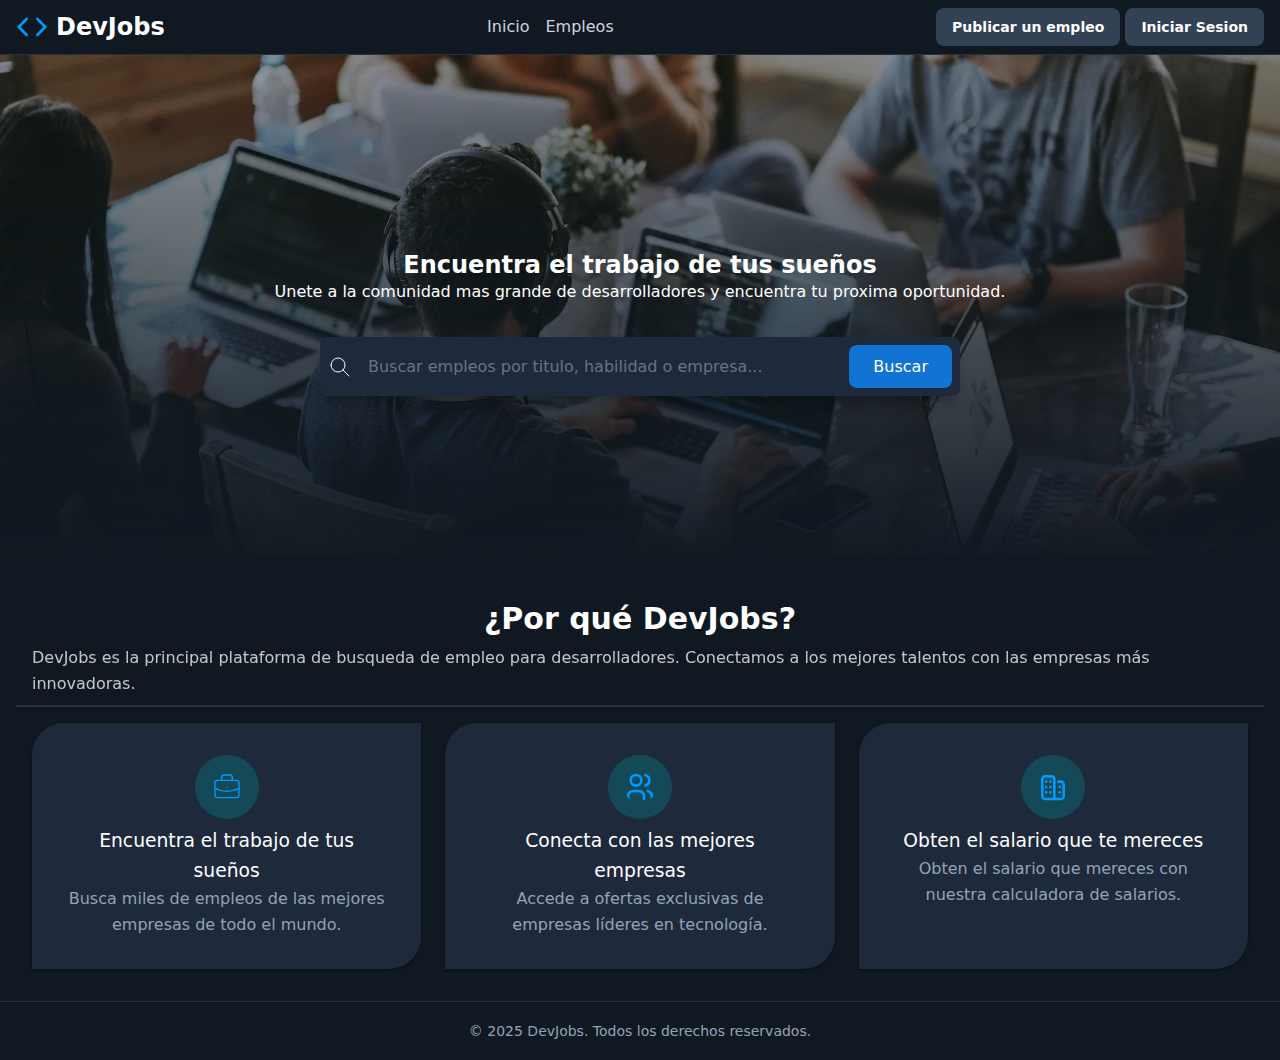
<file: 02-javascript/index.html>
<!DOCTYPE html>
<html lang="es">
<head>
    <meta charset="UTF-8">
    <meta name="viewport" content="width=device-width, initial-scale=1.0">
    <meta name="description" content="Encuentra las mejores ofertas de trabajo para desarrolladores en DevJobs.">
    <title>DevJobs - Inicio</title>
    <link rel="stylesheet" href="styles.css">
    <script type="module" src="./main.js"></script>
</head>
<body>
    <header>

        <h1>
            <svg fill="none" stroke="currentColor" stroke-linecap="round" stroke-linejoin="round" stroke-width="2"
            viewBox="0 0 24 24" xmlns="http://www.w3.org/2000/svg">
            <polyline points="16 18 22 12 16 6"></polyline>
            <polyline points="8 6 2 12 8 18"></polyline>
            </svg>
            DevJobs
        </h1>
        
        <nav>
            <a href="index.html" target="_self">Inicio</a></li>
            <a href="empleos.html" target="_blank" rel="noopener noreferrer">Empleos</a>          
        </nav>
        
        <div>
        
            <a href="">Publicar un empleo</a>
            <a href="">Iniciar Sesion</a>
        
        </div>

    </header>

    <main>
        <section>
            <img src="./background.webp" alt="" width="200" />
            
            <h1>Encuentra el trabajo de tus sueños</h1>
            
            <p>Unete a la comunidad mas grande de desarrolladores y encuentra tu proxima oportunidad.</p>
            
            <form role="search">
                <div>
                    <svg xmlns="http://www.w3.org/2000/svg"  width="24"  height="24"  viewBox="0 0 24 24"  fill="none"  stroke="currentColor"  stroke-width="1"  stroke-linecap="round"  stroke-linejoin="round"  class="icon icon-tabler icons-tabler-outline icon-tabler-search"><path stroke="none" d="M0 0h24v24H0z" fill="none"/><path d="M10 10m-7 0a7 7 0 1 0 14 0a7 7 0 1 0 -14 0" /><path d="M21 21l-6 -6" /></svg>
                    <input type="text" placeholder="Buscar empleos por titulo, habilidad o empresa...">
                    <button type="submit" >Buscar</button>
                </div>
            </form>

        </section>

        <section>
            <header>
                <h2>¿Por qué DevJobs?</h2>
                <p>DevJobs es la principal plataforma de busqueda de empleo para desarrolladores. Conectamos a los mejores talentos con las empresas más innovadoras.</p>
            </header>
            
            <footer>
                <article>
                <svg  xmlns="http://www.w3.org/2000/svg"  width="24"  height="24"  viewBox="0 0 24 24"  fill="none"  stroke="currentColor"  stroke-width="1"  stroke-linecap="round"  stroke-linejoin="round"  class="icon icon-tabler icons-tabler-outline icon-tabler-briefcase"><path stroke="none" d="M0 0h24v24H0z" fill="none"/><path d="M3 7m0 2a2 2 0 0 1 2 -2h14a2 2 0 0 1 2 2v9a2 2 0 0 1 -2 2h-14a2 2 0 0 1 -2 -2z" /><path d="M8 7v-2a2 2 0 0 1 2 -2h4a2 2 0 0 1 2 2v2" /><path d="M12 12l0 .01" /><path d="M3 13a20 20 0 0 0 18 0" /></svg>
                <h3>Encuentra el trabajo de tus sueños</h3>
                <p>Busca miles de empleos de las mejores empresas de todo el mundo.</p>
                </article>

                <article>
                <svg  xmlns="http://www.w3.org/2000/svg"  width="24"  height="24"  viewBox="0 0 24 24"  fill="none"  stroke="currentColor"  stroke-width="2"  stroke-linecap="round"  stroke-linejoin="round"  class="icon icon-tabler icons-tabler-outline icon-tabler-users"><path stroke="none" d="M0 0h24v24H0z" fill="none"/><path d="M9 7m-4 0a4 4 0 1 0 8 0a4 4 0 1 0 -8 0" /><path d="M3 21v-2a4 4 0 0 1 4 -4h4a4 4 0 0 1 4 4v2" /><path d="M16 3.13a4 4 0 0 1 0 7.75" /><path d="M21 21v-2a4 4 0 0 0 -3 -3.85" /></svg>
                <h3>Conecta con las mejores empresas</h3>
                <p>Accede a ofertas exclusivas de empresas líderes en tecnología.</p>
                </article>

                <article>
                <svg  xmlns="http://www.w3.org/2000/svg"  width="24"  height="24"  viewBox="0 0 24 24"  fill="none"  stroke="currentColor"  stroke-width="2"  stroke-linecap="round"  stroke-linejoin="round"  class="icon icon-tabler icons-tabler-outline icon-tabler-buildings"><path stroke="none" d="M0 0h24v24H0z" fill="none"/><path d="M4 21v-15c0 -1 1 -2 2 -2h5c1 0 2 1 2 2v15" /><path d="M16 8h2c1 0 2 1 2 2v11" /><path d="M3 21h18" /><path d="M10 12v0" /><path d="M10 16v0" /><path d="M10 8v0" /><path d="M7 12v0" /><path d="M7 16v0" /><path d="M7 8v0" /><path d="M17 12v0" /><path d="M17 16v0" /></svg>
                <h3>Obten el salario que te mereces</h3>
                <p>Obten el salario que mereces con nuestra calculadora de salarios.</p>
                </article>

            </footer>
            
        </section>
    </main>
    <footer>
        
        <small>&copy; 2025 DevJobs. Todos los derechos reservados.</small>
        
    </footer>

</body>   

</html>
</file>
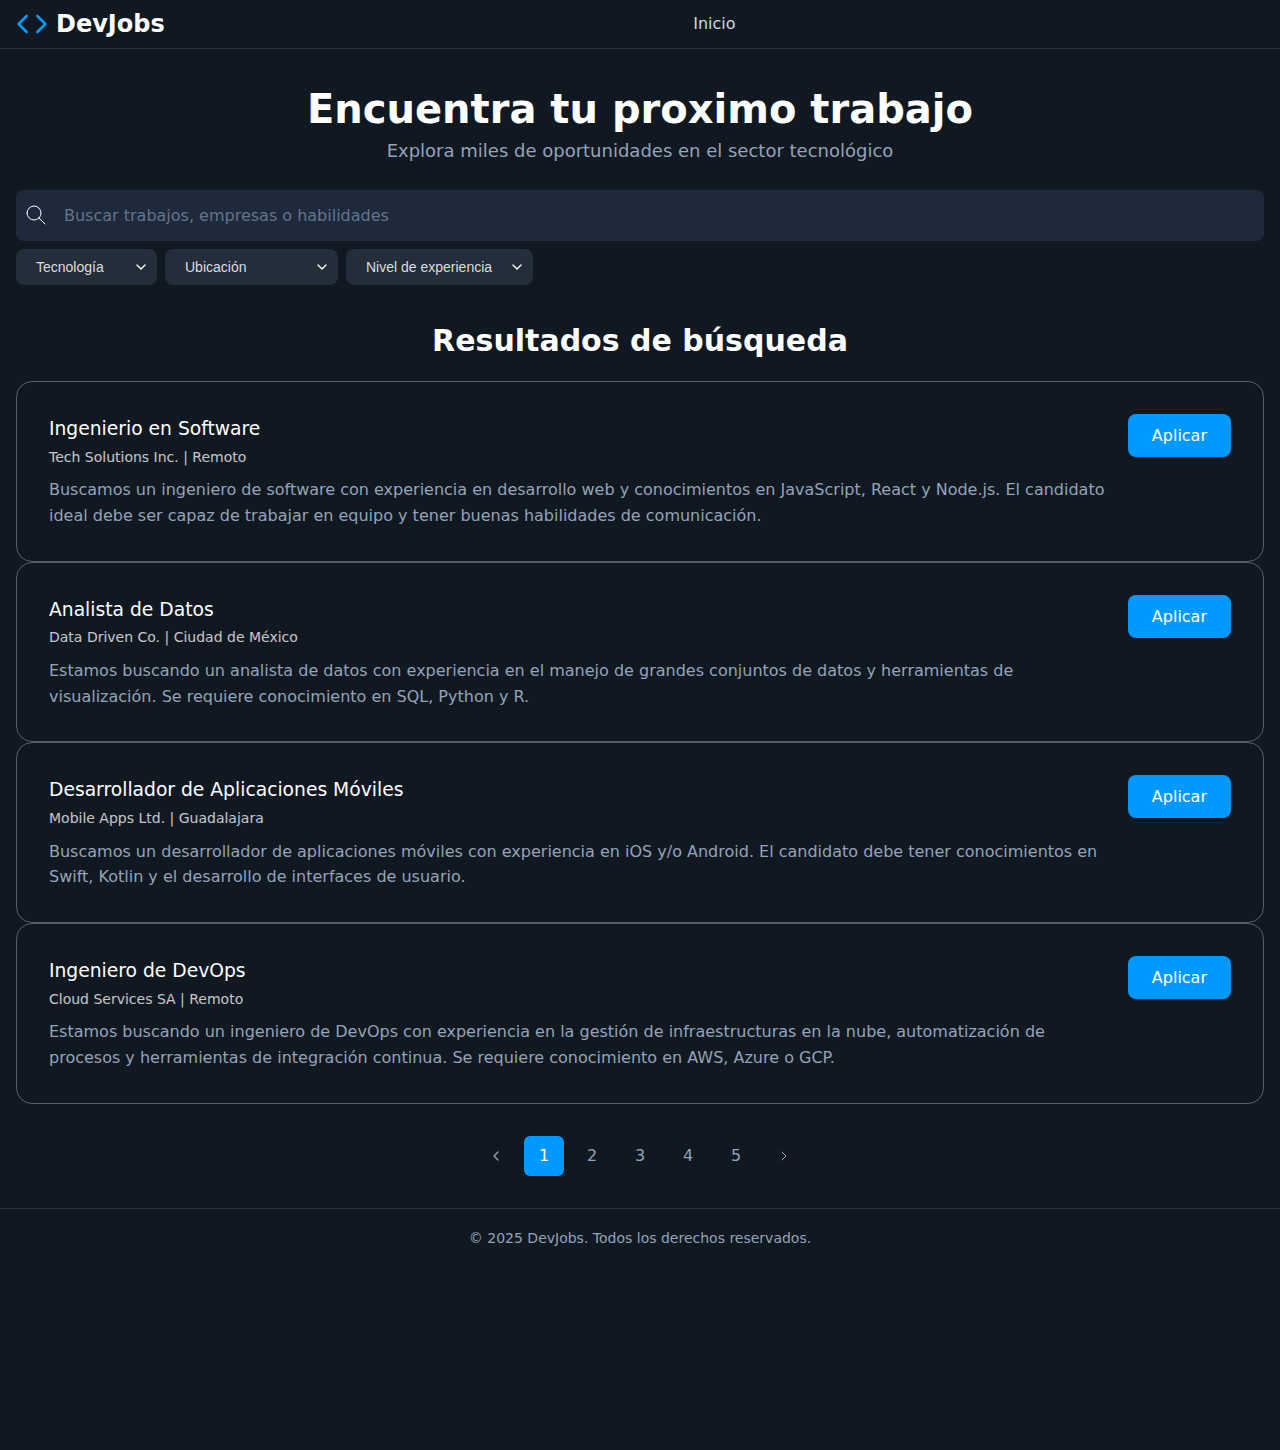
<file: 01-ejercicio-html-css/empleos.html>
<!DOCTYPE html>
<html lang="en">
<head>
    <meta charset="UTF-8">
    <meta name="viewport" content="width=device-width, initial-scale=1.0">
    <meta name="description" content="Listado con empleos y filtros para encontrar el trabajo de tus sueños.">
    <title> DevJobs - Empleos</title>
    <link rel="stylesheet" href="styles.css">
    <script type="module" src=""></script>
</head>
<body>
    <header>

        <h1>
            <svg fill="none" stroke="currentColor" stroke-linecap="round" stroke-linejoin="round" stroke-width="2"
            viewBox="0 0 24 24" xmlns="http://www.w3.org/2000/svg">
            <polyline points="16 18 22 12 16 6"></polyline>
            <polyline points="8 6 2 12 8 18"></polyline>
            </svg>
            DevJobs
        </h1>

        <nav>
            <a href="index.html" target="_self" rel="noopener noreferrer">Inicio</a>
        </nav>

        <div>
            <devjobs-avatar service="google" username="google.com" size="32">

            </devjobs-avatar>

            <devjobs-avatar service="google" username="netflix.com" size="32">
                
            </devjobs-avatar>

            <devjobs-avatar service="google" username="vercel.com" size="32">
                
            </devjobs-avatar>
        </div>

    </header>

    <main class="searcher">
        <section class="jobs-search">
            
            <h1>Encuentra tu proximo trabajo</h1>
            
            <p>Explora miles de oportunidades en el sector tecnológico</p>
            
            <form role="search">

                <div class="search-bar">
                    <svg xmlns="http://www.w3.org/2000/svg" width="24" height="24" viewBox="0 0 24 24" fill="none"
                    stroke="currentColor" stroke-width="1" stroke-linecap="round" stroke-linejoin="round"
                    class="icon icon-tabler icons-tabler-outline icon-tabler-search">
                    <path stroke="none" d="M0 0h24v24H0z" fill="none" />
                    <path d="M10 10m-7 0a7 7 0 1 0 14 0a7 7 0 1 0 -14 0" />
                    <path d="M21 21l-6 -6" />
                    </svg>

                    <input required type="text" placeholder="Buscar trabajos, empresas o habilidades">
                </div>

                <div class="search-filters">
                    <select name="technology" id="filter-technology">
                        <option value="">Tecnología</option>
                        <optgroup label="Tecnologías populares">
                            <option value="javascript">JavaScript</option>
                            <option value="python">Python</option>
                            <option value="java">Java</option>
                            <option value="react">React</option>
                            <option value="nodejs">Node.Js</option>
                        </optgroup>
                        <option value="java">Java</option>
                        <hr/>
                        <option value="csharp">C#</option>
                        <option value="c">C</option>
                        <option value="c++">C++</option>
                        <hr/>
                        <option value="ruby">Ruby</option>
                        <option value="php">PHP</option>

                    </select>

                    <select name="location" id="location">
                        <option value="">Ubicación</option>
                        <option value="remoto">Remoto</option>
                        <option value="cdmx">Ciudad de México</option>
                        <option value="guadalajara">Guadalajara</option>
                        <option value="monterrey">Monterrey</option>
                        <option value="barcelona">Barcelona</option>
                    </select>

                        <select name="experience-level" id="experience-level">
                        <option value="">Nivel de experiencia</option>
                        <option value="junior">Junior</option>
                        <option value="mid">Mid-level</option>
                        <option value="senior">Senior</option>
                        <option value="lead">Lead</option>
                    </select>

                </div>

            </form>
            <span></span>

        </section>

        <section class="jobs-listings" >

            <h2 >Resultados de búsqueda</h2>

            <div class="jobs-listings-box">
                <article class="job-listing-card">
                    
                    <div>
                        <h3>Ingenierio en Software</h3>
                        <small>Tech Solutions Inc. | Remoto</small>
                        <p>Buscamos un ingeniero de software con experiencia en desarrollo web y conocimientos en JavaScript, React y Node.js. El candidato ideal debe ser capaz de trabajar en equipo y tener buenas habilidades de comunicación.</p>
                    </div>

                    <button class="button-apply-job" id="boton-importante">Aplicar</button>

                </article>
            </div>

            <div class="jobs-listings-box">
                <article class="job-listing-card">
                    
                    <div>
                        <h3>Analista de Datos</h3>
                        <small>Data Driven Co. | Ciudad de México</small>
                        <p>Estamos buscando un analista de datos con experiencia en el manejo de grandes conjuntos de datos y herramientas de visualización. Se requiere conocimiento en SQL, Python y R.</p>
                    </div>

                    <button class="button-apply-job" id="boton-importante">Aplicar</button>

                </article>
            </div>

            <div class="jobs-listings-box">
                <article class="job-listing-card">
                    
                    <div>
                        <h3>Desarrollador de Aplicaciones Móviles</h3>
                        <small>Mobile Apps Ltd. | Guadalajara</small>
                        <p>Buscamos un desarrollador de aplicaciones móviles con experiencia en iOS y/o Android. El candidato debe tener conocimientos en Swift, Kotlin y el desarrollo de interfaces de usuario.</p>
                    </div>

                    <button class="button-apply-job" id="boton-importante">Aplicar</button>

                </article>
            </div>

            <div class="jobs-listings-box">
                <article class="job-listing-card">
                    
                    <div>
                        <h3>Ingeniero de DevOps</h3>
                        <small>Cloud Services SA | Remoto</small>
                        <p>Estamos buscando un ingeniero de DevOps con experiencia en la gestión de infraestructuras en la nube, automatización de procesos y herramientas de integración continua. Se requiere conocimiento en AWS, Azure o GCP.</p>
                    </div>

                    <button class="button-apply-job" id="boton-importante">Aplicar</button>

                </article>
            </div>

            <nav class="pagination">
                <a href="#"><svg width="16" height="16" viewBox="0 0 24 24" fill="none" stroke="currentColor" stroke-width="2"
                    stroke-linecap="round" stroke-linejoin="round">
                    <path stroke="none" d="M0 0h24v24H0z" fill="none" />
                    <path d="M15 6l-6 6l6 6" />
                    </svg></a>
                <a class="is-active" href="#">1</a>
                <a href="#">2</a>
                <a href="#">3</a>
                <a href="#">4</a>
                <a href="#">5</a>
                <a href="#"><svg width="16" height="16" viewBox="0 0 24 24" fill="none" stroke="currentColor" stroke-width="1.5"
                    stroke-linecap="round" stroke-linejoin="round"
                    class="icon icon-tabler icons-tabler-outline icon-tabler-chevron-right">
                    <path stroke="none" d="M0 0h24v24H0z" fill="none" />
                    <path d="M9 6l6 6l-6 6" />
                    </svg></a>
            </nav>

        </section>

    </main>

    <footer style="padding-bottom: 200px;">
        <small>&copy; 2025 DevJobs. Todos los derechos reservados.</small>
    </footer>

</body>
</html>
</file>
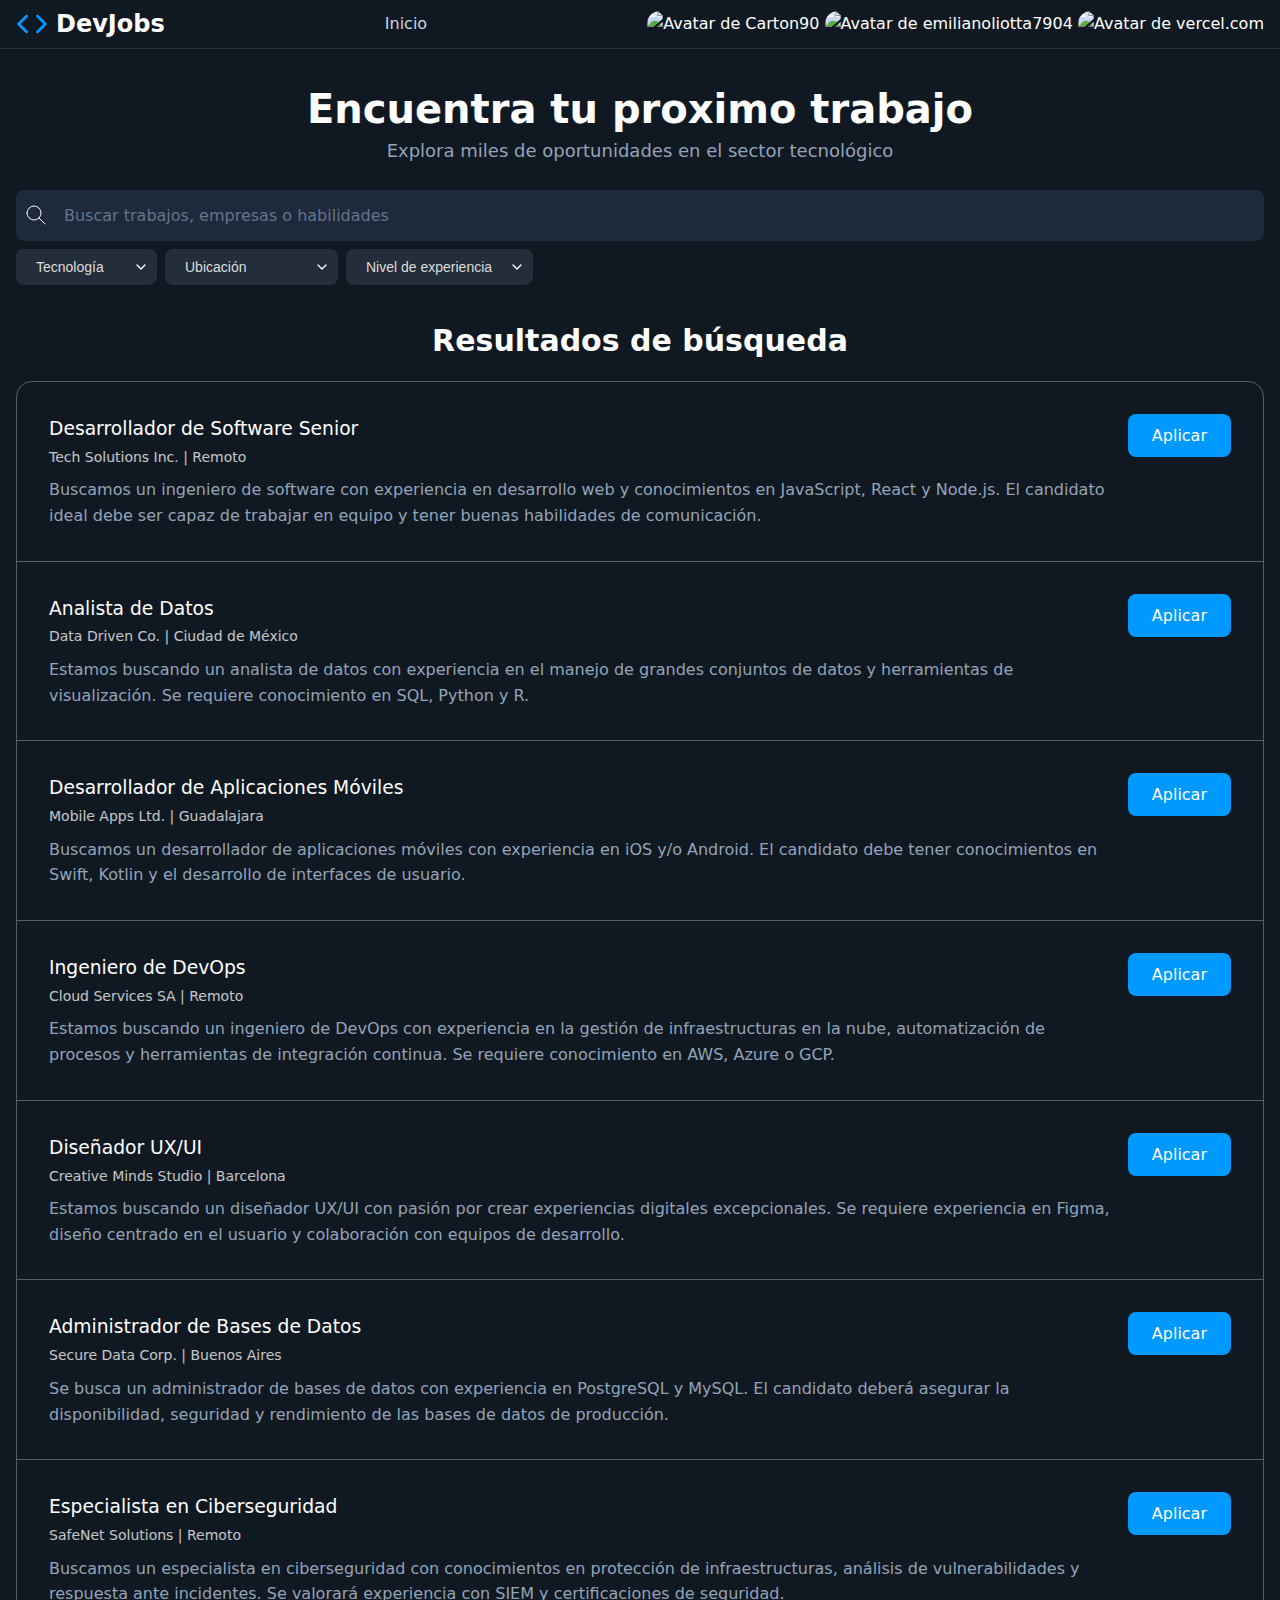
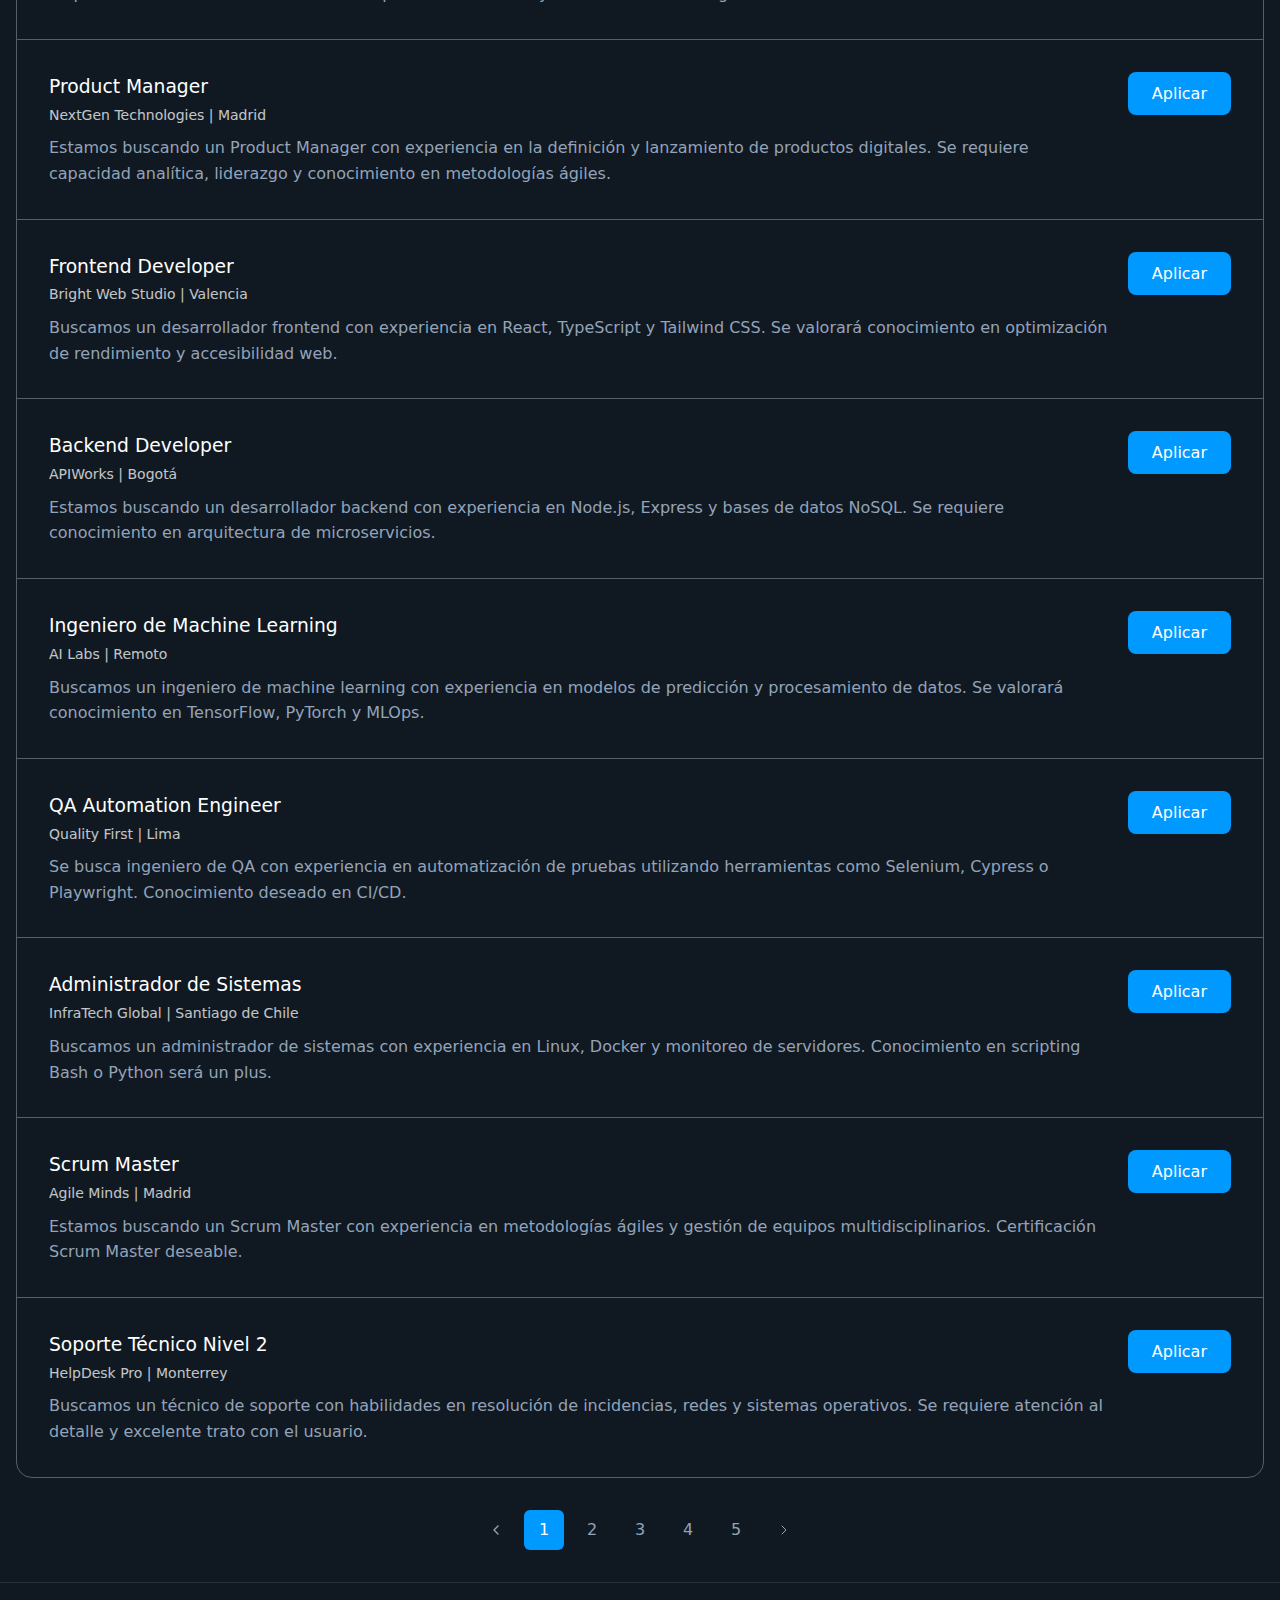
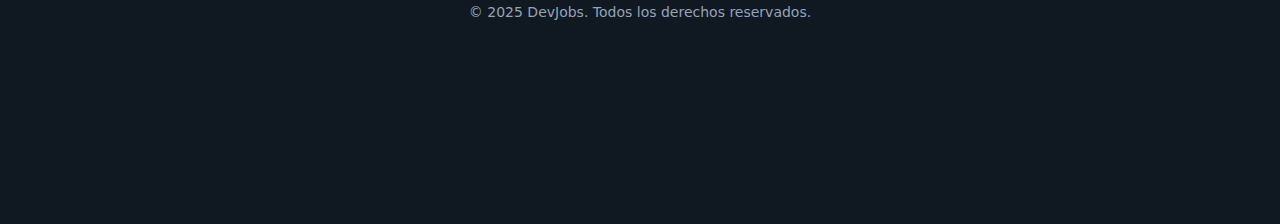
<file: 02-javascript/empleos.html>
<!DOCTYPE html>
<html lang="en">
<head>
    <meta charset="UTF-8">
    <meta name="viewport" content="width=device-width, initial-scale=1.0">
    <meta name="description" content="Listado con empleos y filtros para encontrar el trabajo de tus sueños.">
    <title> DevJobs - Empleos</title>
    <link rel="stylesheet" href="styles.css">
    <script type="module" src="./main.js"></script>
</head>
<body>
    <header>

        <h1>
            <svg fill="none" stroke="currentColor" stroke-linecap="round" stroke-linejoin="round" stroke-width="2"
            viewBox="0 0 24 24" xmlns="http://www.w3.org/2000/svg">
            <polyline points="16 18 22 12 16 6"></polyline>
            <polyline points="8 6 2 12 8 18"></polyline>
            </svg>
            DevJobs
        </h1>

        <nav>
            <a href="index.html" target="_self" rel="noopener noreferrer">Inicio</a>
        </nav>

        <div>
            <devjobs-avatar service="github" username="Carton90" size="32">

            </devjobs-avatar>

            <devjobs-avatar service="youtube" username="emilianoliotta7904" size="32">
                
            </devjobs-avatar>

            <devjobs-avatar service="google" username="vercel.com" size="32">
                
            </devjobs-avatar>
        </div>

    </header>

    <main class="searcher">
        <section class="jobs-search">
            
            <h1>Encuentra tu proximo trabajo</h1>
            
            <p>Explora miles de oportunidades en el sector tecnológico</p>
            
            <form id="empleos-search-form" role="search">

                <div class="search-bar">
                    <svg xmlns="http://www.w3.org/2000/svg" width="24" height="24" viewBox="0 0 24 24" fill="none"
                    stroke="currentColor" stroke-width="1" stroke-linecap="round" stroke-linejoin="round"
                    class="icon icon-tabler icons-tabler-outline icon-tabler-search">
                    <path stroke="none" d="M0 0h24v24H0z" fill="none" />
                    <path d="M10 10m-7 0a7 7 0 1 0 14 0a7 7 0 1 0 -14 0" />
                    <path d="M21 21l-6 -6" />
                    </svg>

                    <input required type="text" placeholder="Buscar trabajos, empresas o habilidades">
                </div>

                <div class="search-filters">
                    <select name="technology" id="filter-technology">
                        <option value="">Tecnología</option>
                        <optgroup label="Tecnologías populares">
                            <option value="javascript">JavaScript</option>
                            <option value="python">Python</option>
                            <option value="java">Java</option>
                            <option value="react">React</option>
                            <option value="nodejs">Node.Js</option>
                        </optgroup>
                        <option value="java">Java</option>
                        <hr/>
                        <option value="csharp">C#</option>
                        <option value="c">C</option>
                        <option value="c++">C++</option>
                        <hr/>
                        <option value="ruby">Ruby</option>
                        <option value="php">PHP</option>

                    </select>

                    <select name="location" id="filter-location">
                        <option value="">Ubicación</option>
                        <option value="remoto">Remoto</option>
                        <option value="cdmx">Ciudad de México</option>
                        <option value="guadalajara">Guadalajara</option>
                        <option value="monterrey">Monterrey</option>
                        <option value="barcelona">Barcelona</option>
                    </select>

                        <select name="experience-level" id="filter-experience-level">
                        <option value="">Nivel de experiencia</option>
                        <option value="junior">Junior</option>
                        <option value="mid">Mid-level</option>
                        <option value="senior">Senior</option>
                        <option value="lead">Lead</option>
                    </select>

                </div>

            </form>
            <span id="filter-selected-value"></span>

        </section>

        <section class="jobs-listings" >

            <h2 >Resultados de búsqueda</h2>

            <div class="jobs-listings-box">
                    
            </div>

            <nav class="pagination">
                <a href="#"><svg width="16" height="16" viewBox="0 0 24 24" fill="none" stroke="currentColor" stroke-width="2"
                    stroke-linecap="round" stroke-linejoin="round">
                    <path stroke="none" d="M0 0h24v24H0z" fill="none" />
                    <path d="M15 6l-6 6l6 6" />
                    </svg></a>
                <a class="is-active" href="#">1</a>
                <a href="#">2</a>
                <a href="#">3</a>
                <a href="#">4</a>
                <a href="#">5</a>
                <a href="#"><svg width="16" height="16" viewBox="0 0 24 24" fill="none" stroke="currentColor" stroke-width="1.5"
                    stroke-linecap="round" stroke-linejoin="round"
                    class="icon icon-tabler icons-tabler-outline icon-tabler-chevron-right">
                    <path stroke="none" d="M0 0h24v24H0z" fill="none" />
                    <path d="M9 6l6 6l-6 6" />
                    </svg></a>
            </nav>

        </section>

    </main>

    <footer style="padding-bottom: 200px;">
        <small>&copy; 2025 DevJobs. Todos los derechos reservados.</small>
    </footer>

</body>
</html>
</file>
<file: 02-javascript/styles.css>
* {
    margin: 0;
    padding: 0;
    box-sizing: border-box;
}

:root {
    --primary: #1173d4;
    --primary-dark: #0a3d66;
    --primary-hover: #0d5ba8;
    --primary-light: #09f;
    --background: #101922;
    --text-primary: #ffffff;
    --text-secundary: #cbd5e1;
    --text-muted: #94a3b8;
    --border: rgba(255, 255, 255, 0.1);
    --card-bg: #1e293b;
    --shadow: rgba(0, 0, 0, 0.3);
    --input-bg: #1e293b;
    --hsla-example: hsla(210, 100%, 56%, 1);
}

@font-face {
    font-family: 'Inter Variable';
    font-style: normal;
    font-display: swap;
    font-weight: 100 900;
    src: url(https://cdn.jsdelivr.net/fontsource/fonts/inter:vf@latest/latin-wght-normal.woff2) format('woff2-variations');
    unicode-range: U+0000-00FF,U+0131,U+0152-0153,U+02BB-02BC,U+02C6,U+02DA,U+02DC,U+0304,U+0308,U+0329,U+2000-206F,U+20AC,U+2122,U+2191,U+2193,U+2212,U+2215,U+FEFF,U+FFFD;
}


body {
    font-family: system-ui;
    background-color: var(--background);
    color: var(--text-primary);
    min-height: 100vh;
    display: flex;
    flex-direction: column;
    line-height: 1.6;
}

/* Titulos principales */

h1 {
    font-size: 1.5rem;
    line-height: 1.2;
    text-wrap: balance;
    display: flex;
    align-items: center;
    gap: 0.5rem;

    svg {
        width: 2rem;
        height: 2rem;
        color: var(--primary-light);
    }
}

h1 + p {
    text-wrap: balance;
    margin-bottom: 2rem;
}

/* Header */

header{
    border-bottom: 1px solid var(--border);
    background: var(--background);
    padding: .5rem 1rem;
    display: flex;
    align-items: center;
    justify-content: space-between;
    gap: 2rem;

    h2 {
        font-size: 1.25rem;
        font-weight: 700;
        color: var(--text-primary);
    }
}

/* Navegacion del header a otras paginas */
nav {
    align-items: center;
    gap: 1rem;
    display: flex;

    a {
        text-decoration: none;
        color: var(--text-secundary);
        transition:  color 0.2s;
        font-weight: 500;

        &:hover, &:focus {
            color:var(--primary);
            outline: none;
        }
    }
}

/* Botones del Header */

header div a {
    padding: 0.5rem 1rem;
    border-radius: 0.5rem;
    background-color: #334155;
    color: var(--text-primary);
    display: inline-block;
    font-size: 0.875rem;
    font-weight: 700;
    text-decoration: none;
}

main > section:nth-child(1) {
    height: 500px;
    text-align: center;
    display: flex;
    flex-direction: column;
    justify-content: center;
    align-items: center;

    h1 {
        padding-top: 36px;
    }

    & > img {
        position: absolute;
        width: 100%;
        height: 100%;
        object-fit: cover;
        z-index: -1;
        left: 0;
        right: 0;
        mask-image: linear-gradient(to bottom, rgba(16, 25, 34, 1)5%, rgba(16,25,34,0)80%);
    }
}

/* Formulario de busqueda */
form {
    max-width: 42rem;
    width: 100%;
    margin: 0 auto;
    padding-inline: 1rem;
}

form > div {
    display: flex;
    align-items: center;
    background-color: var(--input-bg);
    border-radius: 0.5rem;
    box-shadow: 0 10px 15px -3px var(--shadow);
    padding: 0.5rem;
    gap: 0.5rem;
}

form span {
  padding-left: 0.75rem;
  color: var(--text-muted);
  display: flex;
  align-items: center;
  flex-shrink: 0;
}

form input[type="text"] {
    flex: 1;
    background: transparent;
    border:none;
    outline: none;
    color: var(--text-primary);
    padding: 0.75rem 0.5rem;
    font-size: 1rem;
    font-family: inherit;
}

form input[type="text"]::placeholder {
    color: #64748b;
}

button {
    padding: 0.75rem 1.5rem;
    border-radius: 0.5rem;
    background-color: var(--primary);
    color: white;
    font-weight: 400;
    border: none;
    cursor: pointer;
    transition: all 0.2s;
    font-family: inherit;
    font-size: 1rem;
    white-space: nowrap;

    &:hover, /* pseudo-clase que significa que el raton esta encima */
    &:focus { /* pseudo-clase que significa que el elemente tiene el foco */
        background-color: var(--primary-hover);
        outline: 2px solid white;
        outline-offset: 2px;
    }

    &:active {
        transform: scale(0.90);
    }

    &:disabled {
        opacity: .5;
        pointer-events: none;
    }
}

/* Features Section */

main > section:nth-child(2){
    padding-inline: 1rem;
    background-color: var(--background);
    padding-top: 2rem;

    & > header {
        gap:2px;
        flex-direction: column;

        h2 {
            margin-bottom: 0;
        }

        p {
            opacity: .75;
        }
    }

    & > div {
        max-width: 1280px;
        margin: 0 auto;
    }
}

main > section:nth-child(2) h2 {
    font-size: 1.875rem;
    font-weight: 700;
    color: var(--text-primary);
    margin-bottom: 1rem;
}

main > section:nth-child(2) > div > div:first-child > p {
    font-size: 1.125rem;
    color: var(--text-muted);
    max-width: 42rem;
    margin: 0 auto;
}

/* Grid de Features */
main > section:nth-child(2) footer {
    display: grid;
    gap: 1.5rem;
    grid-template-columns: repeat(auto-fit, minmax(280px, 1fr) )
}

/* Feature Cards */
article {
    background-color: var(--card-bg);
    padding: 2rem;
    margin-bottom: 16px;
    border-radius: 2rem 0 2rem 0;
    box-shadow: 0px 1px 3px 0 rgba(0, 0, 0, 0.5);

    svg {
        color: var(--primary-light);
        background: rgba(0, 153, 153, 0.3);
        width: 64px;
        height: 64px;
        border-radius: 100%;
        padding: 16px;
    }

    p {
        color: var(--text-muted);
    }

    h3 {
        font-weight: 500;
    }
}

/* Selectores de Empleos */
select {
    padding: 0.625rem 1.25rem;
    padding-right: 2.5rem;
    background-color: #242d3a;
    border: 0;
    border-radius: 0.5rem;
    font-size: 0.875rem;
    color: #ddd;
    cursor: pointer;
    transition: all 0.2s;
    appearance: none;
    background-image: url("data:image/svg+xml,%3Csvg xmlns='http://www.w3.org/2000/svg' width='16' height='16' viewBox='0 0 24 24' fill='none' stroke='white' stroke-width='2' stroke-linecap='round' stroke-linejoin='round'%3E%3Cpolyline points='6 9 12 15 18 9'/%3E%3C/svg%3E");
    background-repeat: no-repeat;
    background-position: right 0.5rem center;

    &:hover {
        background-color: var(--primary-hover);
        color: white;
    }

    &:focus {
        outline: 2px solid var(--primary);
        outline-offset: 2px;
    }
}


/* Job Search selector */
.searcher {
    .jobs-search {
        margin: 0;
        padding: 0;
        height: auto;

        h1 {
            font-size: 2.5rem;
            margin-bottom: .25rem;
        }

        p {
            font-size: 1.125rem;
            color: var(--text-muted);
            margin-bottom: 1.5rem;
        }

        .search-bar {
            background: var(--input-bg);
            padding: .25rem .5rem;
        }

        .search-filters {
            display: flex;
            flex-wrap: wrap;
            margin-top: .5rem;
        }

        form {
            width: 100%;
            max-width: 1280px;
        }

        form div {
            background: none;
            box-shadow: none;
            padding: 0;
        }

    }

    .jobs-listings {

        h2 {
            display: flex;
            text-align: center;
            justify-content: center;
        }


        .jobs-listings-box {
            border: 1px solid rgba(255, 255, 255, .3);
            border-radius: 1rem;

            .job-listing-card {
                background: none;
                box-shadow: none;
                border-radius: 0;
                border-bottom: 1px solid rgba(255, 255, 255, .3);
                margin: 0;
                display: flex;
                align-items: start;
                gap: 1rem;

                &.is-hidden {
                    display: none;
                }

                small {
                    font-size: .875rem;
                    opacity: .75;
                };

                p {
                    margin-top: 0.5rem;
                }

                &:last-child {
                    border-bottom: none;
                }
            }
        }


    }

    .pagination {
        display: flex;
        justify-content: center;
        gap: .5rem;
        margin-block: 2rem;

        a {
            display: flex;
            align-items: center;
            justify-content: center;
            width: 2.5rem;
            height: 2.5rem;
            text-decoration: none;
            color: var(--text-muted);
            border-radius: .375rem;
            transition: all 0.3s;

            &:hover, &:focus {
                background-color: #fff;
            }

            &.is-active {
                background-color: var(--primary-light);
                color: white;
                pointer-events: none;
            }
        }
    }
}

.button-apply-job {
    background: #09f;

    &.is-applied {
        background: #4caf50;
        pointer-events: none;
    }
}


/* Footer */

footer {
    background-color: var(--background);
    border-top: 1px solid var(--border);
    text-align: center;
    padding: 16px;

    small{
        color: var(--text-muted);
        font-size: 0.875rem;
    }
}

/* @media (width >= 640px) {
    main > section:nth-child(2) footer {
        grid-template-columns: 1fr 1fr 1fr;
    }
}  Es una forma de hacerlo */
</file>
<file: 01-ejercicio-html-css/styles.css>
* {
    margin: 0;
    padding: 0;
    box-sizing: border-box;
}

:root {
    --primary: #1173d4;
    --primary-dark: #0a3d66;
    --primary-hover: #0d5ba8;
    --primary-light: #09f;
    --background: #101922;
    --text-primary: #ffffff;
    --text-secundary: #cbd5e1;
    --text-muted: #94a3b8;
    --border: rgba(255, 255, 255, 0.1);
    --card-bg: #1e293b;
    --shadow: rgba(0, 0, 0, 0.3);
    --input-bg: #1e293b;
    --hsla-example: hsla(210, 100%, 56%, 1);
}

@font-face {
    font-family: 'Inter Variable';
    font-style: normal;
    font-display: swap;
    font-weight: 100 900;
    src: url(https://cdn.jsdelivr.net/fontsource/fonts/inter:vf@latest/latin-wght-normal.woff2) format('woff2-variations');
    unicode-range: U+0000-00FF,U+0131,U+0152-0153,U+02BB-02BC,U+02C6,U+02DA,U+02DC,U+0304,U+0308,U+0329,U+2000-206F,U+20AC,U+2122,U+2191,U+2193,U+2212,U+2215,U+FEFF,U+FFFD;
}


body {
    font-family: system-ui;
    background-color: var(--background);
    color: var(--text-primary);
    min-height: 100vh;
    display: flex;
    flex-direction: column;
    line-height: 1.6;
}

/* Titulos principales */

h1 {
    font-size: 1.5rem;
    line-height: 1.2;
    text-wrap: balance;
    display: flex;
    align-items: center;
    gap: 0.5rem;

    svg {
        width: 2rem;
        height: 2rem;
        color: var(--primary-light);
    }
}

h1 + p {
    text-wrap: balance;
    margin-bottom: 2rem;
}

/* Header */

header{
    border-bottom: 1px solid var(--border);
    background: var(--background);
    padding: .5rem 1rem;
    display: flex;
    align-items: center;
    justify-content: space-between;
    gap: 2rem;

    h2 {
        font-size: 1.25rem;
        font-weight: 700;
        color: var(--text-primary);
    }
}

/* Navegacion del header a otras paginas */
nav {
    align-items: center;
    gap: 1rem;
    display: flex;

    a {
        text-decoration: none;
        color: var(--text-secundary);
        transition:  color 0.2s;
        font-weight: 500;

        &:hover, &:focus {
            color:var(--primary);
            outline: none;
        }
    }
}

/* Botones del Header */

header div a {
    padding: 0.5rem 1rem;
    border-radius: 0.5rem;
    background-color: #334155;
    color: var(--text-primary);
    display: inline-block;
    font-size: 0.875rem;
    font-weight: 700;
    text-decoration: none;
}

main > section:nth-child(1) {
    height: 500px;
    text-align: center;
    display: flex;
    flex-direction: column;
    justify-content: center;
    align-items: center;

    h1 {
        padding-top: 36px;
    }

    & > img {
        position: absolute;
        width: 100%;
        height: 100%;
        object-fit: cover;
        z-index: -1;
        left: 0;
        right: 0;
        mask-image: linear-gradient(to bottom, rgba(16, 25, 34, 1)5%, rgba(16,25,34,0)80%);
    }
}

/* Formulario de busqueda */
form {
    max-width: 42rem;
    width: 100%;
    margin: 0 auto;
    padding-inline: 1rem;
}

form > div {
    display: flex;
    align-items: center;
    background-color: var(--input-bg);
    border-radius: 0.5rem;
    box-shadow: 0 10px 15px -3px var(--shadow);
    padding: 0.5rem;
    gap: 0.5rem;
}

form span {
  padding-left: 0.75rem;
  color: var(--text-muted);
  display: flex;
  align-items: center;
  flex-shrink: 0;
}

form input[type="text"] {
    flex: 1;
    background: transparent;
    border:none;
    outline: none;
    color: var(--text-primary);
    padding: 0.75rem 0.5rem;
    font-size: 1rem;
    font-family: inherit;
}

form input[type="text"]::placeholder {
    color: #64748b;
}

button {
    padding: 0.75rem 1.5rem;
    border-radius: 0.5rem;
    background-color: var(--primary);
    color: white;
    font-weight: 400;
    border: none;
    cursor: pointer;
    transition: all 0.2s;
    font-family: inherit;
    font-size: 1rem;
    white-space: nowrap;

    &:hover, /* pseudo-clase que significa que el raton esta encima */
    &:focus { /* pseudo-clase que significa que el elemente tiene el foco */
        background-color: var(--primary-hover);
        outline: 2px solid white;
        outline-offset: 2px;
    }

    &:active {
        transform: scale(0.90);
    }

    &:disabled {
        opacity: .5;
        pointer-events: none;
    }
}

/* Features Section */

main > section:nth-child(2){
    padding-inline: 1rem;
    background-color: var(--background);
    padding-top: 2rem;

    & > header {
        gap:2px;
        flex-direction: column;

        h2 {
            margin-bottom: 0;
        }

        p {
            opacity: .75;
        }
    }

    & > div {
        max-width: 1280px;
        margin: 0 auto;
    }
}

main > section:nth-child(2) h2 {
    font-size: 1.875rem;
    font-weight: 700;
    color: var(--text-primary);
    margin-bottom: 1rem;
}

main > section:nth-child(2) > div > div:first-child > p {
    font-size: 1.125rem;
    color: var(--text-muted);
    max-width: 42rem;
    margin: 0 auto;
}

/* Grid de Features */
main > section:nth-child(2) footer {
    display: grid;
    gap: 1.5rem;
    grid-template-columns: repeat(auto-fit, minmax(280px, 1fr) )
}

/* Feature Cards */
article {
    background-color: var(--card-bg);
    padding: 2rem;
    margin-bottom: 16px;
    border-radius: 2rem 0 2rem 0;
    box-shadow: 0px 1px 3px 0 rgba(0, 0, 0, 0.5);

    svg {
        color: var(--primary-light);
        background: rgba(0, 153, 153, 0.3);
        width: 64px;
        height: 64px;
        border-radius: 100%;
        padding: 16px;
    }

    p {
        color: var(--text-muted);
    }

    h3 {
        font-weight: 500;
    }
}

/* Selectores de Empleos */
select {
    padding: 0.625rem 1.25rem;
    padding-right: 2.5rem;
    background-color: #242d3a;
    border: 0;
    border-radius: 0.5rem;
    font-size: 0.875rem;
    color: #ddd;
    cursor: pointer;
    transition: all 0.2s;
    appearance: none;
    background-image: url("data:image/svg+xml,%3Csvg xmlns='http://www.w3.org/2000/svg' width='16' height='16' viewBox='0 0 24 24' fill='none' stroke='white' stroke-width='2' stroke-linecap='round' stroke-linejoin='round'%3E%3Cpolyline points='6 9 12 15 18 9'/%3E%3C/svg%3E");
    background-repeat: no-repeat;
    background-position: right 0.5rem center;

    &:hover {
        background-color: var(--primary-hover);
        color: white;
    }

    &:focus {
        outline: 2px solid #1173d4;
        outline-offset: 2px;
    }
}


/* Job Search selector */
.searcher {
    .jobs-search {
        margin: 0;
        padding: 0;
        height: auto;

        h1 {
            font-size: 2.5rem;
            margin-bottom: .25rem;
        }

        p {
            font-size: 1.125rem;
            color: var(--text-muted);
            margin-bottom: 1.5rem;
        }

        .search-bar {
            background: var(--input-bg);
            padding: .25rem .5rem;
        }

        .search-filters {
            display: flex;
            flex-wrap: wrap;
            margin-top: .5rem;
        }

        form {
            width: 100%;
            max-width: 1280px;
        }

        form div {
            background: none;
            box-shadow: none;
            padding: 0;
        }

    }

    .jobs-listings {

        h2 {
            display: flex;
            text-align: center;
            justify-content: center;
        }


        .jobs-listings-box {
            border: 1px solid rgba(255, 255, 255, .3);
            border-radius: 1rem;

            .job-listing-card {
                background: none;
                box-shadow: none;
                border-radius: 0;
                border-bottom: 1px solid rgba(255, 255, 255, .3);
                margin: 0;
                display: flex;
                align-items: start;
                gap: 1rem;

                &.is-hiden {
                    display: none;
                }

                small {
                    font-size: .875rem;
                    opacity: .75;
                };

                p {
                    margin-top: 0.5rem;
                }

                &:last-child {
                    border-bottom: none;
                }
            }
        }


    }

    .pagination {
        display: flex;
        justify-content: center;
        gap: .5rem;
        margin-block: 2rem;

        a {
            display: flex;
            align-items: center;
            justify-content: center;
            width: 2.5rem;
            height: 2.5rem;
            text-decoration: none;
            color: var(--text-muted);
            border-radius: .375rem;
            transition: all 0.3s;

            &:hover, &:focus {
                background-color: #fff;
            }

            &.is-active {
                background-color: var(--primary-light);
                color: white;
                pointer-events: none;
            }
        }
    }
}

.button-apply-job {
    background: #09f;

    &.is-applied {
        background: #4caf50;
        pointer-events: none;
    }
}



/* Footer */

footer {
    background-color: var(--background);
    border-top: 1px solid var(--border);
    text-align: center;
    padding: 16px;

    small{
        color: var(--text-muted);
        font-size: 0.875rem;
    }
}

/* @media (width >= 640px) {
    main > section:nth-child(2) footer {
        grid-template-columns: 1fr 1fr 1fr;
    }
}  Es una forma de hacerlo */
</file>
